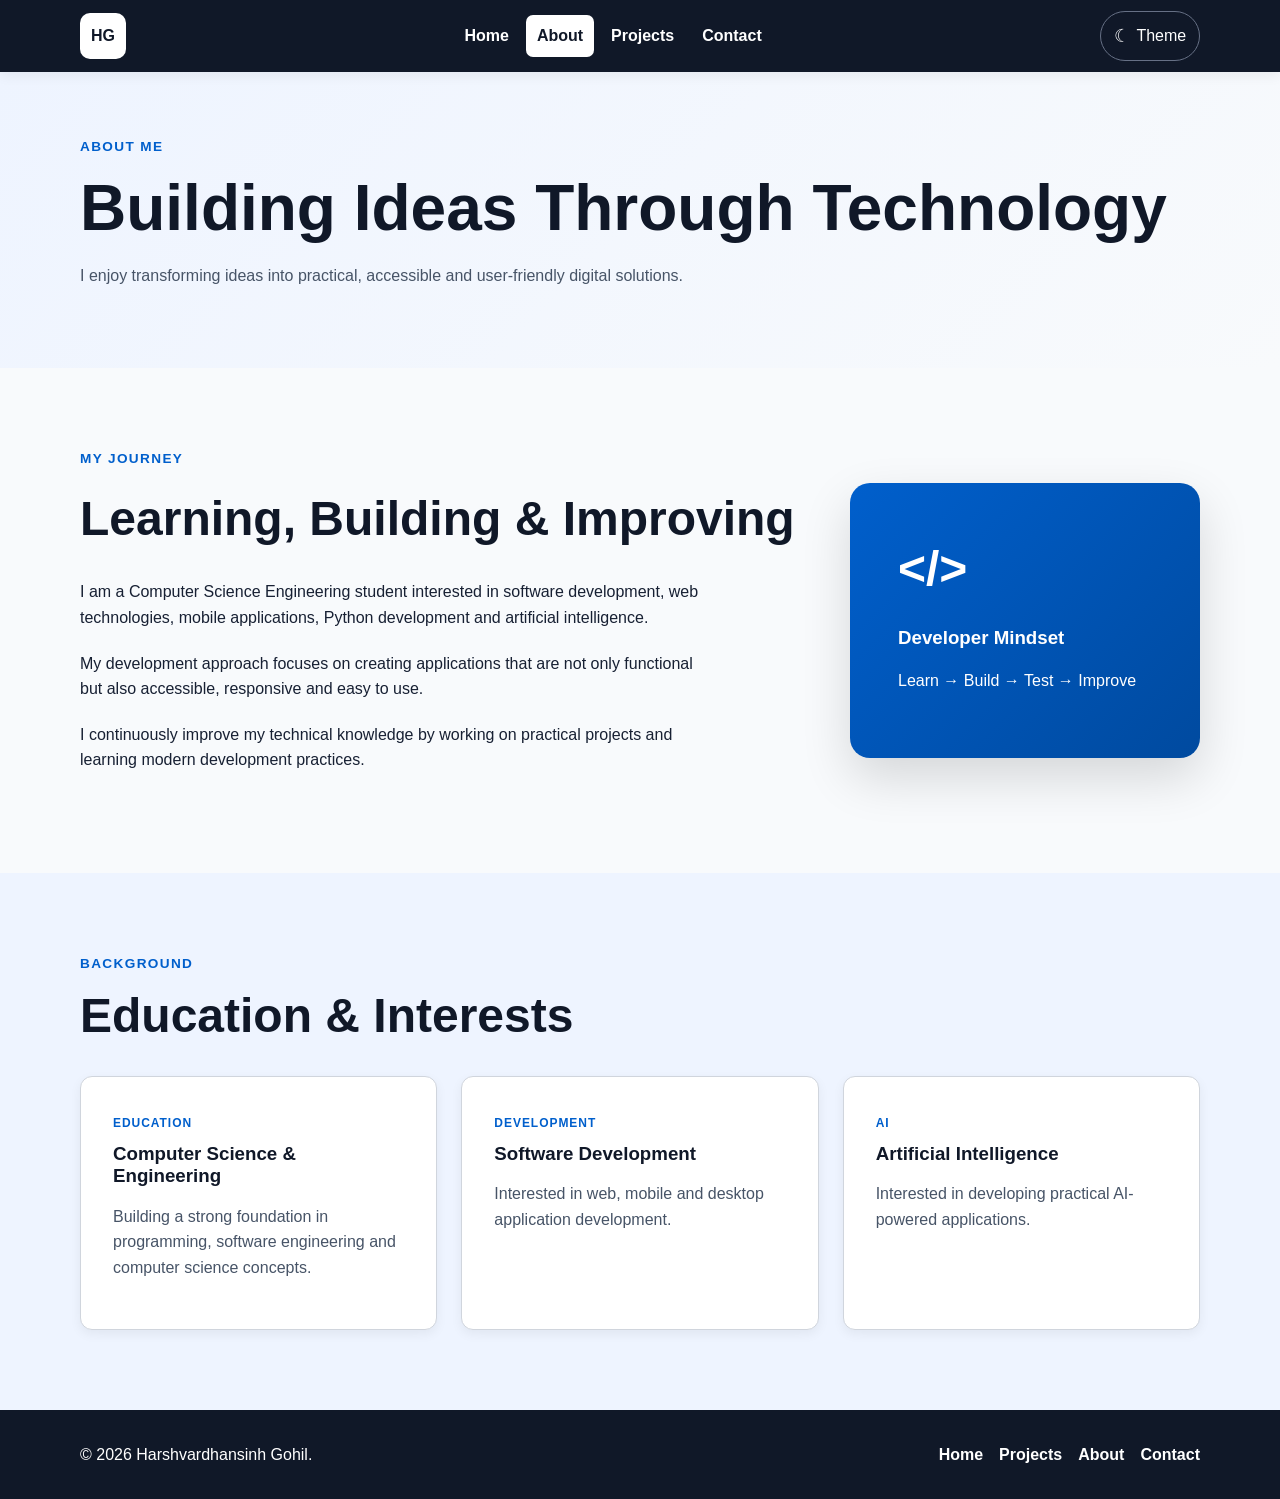
<file: about.html>
<!DOCTYPE html>
<html lang="en">

<head>

    <meta charset="UTF-8">

    <meta name="viewport"
          content="width=device-width, initial-scale=1.0">

    <meta name="description"
          content="Learn more about Harshvardhansinh Gohil, his technical interests, education and software development journey.">

    <meta name="author"
          content="Harshvardhansinh Gohil">

    <meta name="robots"
          content="index, follow">

    <meta name="theme-color"
          content="#f8fafc">

    <title>
        About | Harshvardhansinh Gohil
    </title>

    <link rel="stylesheet"
          href="style.css">

</head>


<body>

    <a class="skip-link"
       href="#main-content">

        Skip to main content

    </a>


    <header class="site-header">

        <div class="container header-container">

            <a class="logo"
               href="index.html"
               aria-label="Harshvardhansinh Gohil home">

                HG

            </a>


            <nav class="main-navigation"
                 aria-label="Primary navigation">

                <ul>

                    <li>
                        <a href="index.html">
                            Home
                        </a>
                    </li>

                    <li>
                        <a href="about.html"
                           aria-current="page">
                            About
                        </a>
                    </li>

                    <li>
                        <a href="projects.html">
                            Projects
                        </a>
                    </li>

                    <li>
                        <a href="contact.html">
                            Contact
                        </a>
                    </li>

                </ul>

            </nav>


            <button
                class="theme-toggle"
                type="button"
                id="theme-toggle"
                aria-label="Switch to dark mode">

                <span
                    id="theme-icon"
                    aria-hidden="true">

                    ☾

                </span>

                <span class="theme-text">
                    Theme
                </span>

            </button>

        </div>

    </header>



    <main id="main-content">


        <section class="page-hero"
                 aria-labelledby="page-title">

            <div class="container">

                <p class="eyebrow">
                    About Me
                </p>


                <h1 id="page-title">

                    Building Ideas Through Technology

                </h1>


                <p>

                    I enjoy transforming ideas into practical,
                    accessible and user-friendly digital solutions.

                </p>

            </div>

        </section>



        <section class="section"
                 aria-labelledby="journey-title">

            <div class="container">


                <div class="about-grid">


                    <div class="about-content">

                        <header class="section-header">

                            <p class="eyebrow">
                                My Journey
                            </p>

                            <h2 id="journey-title">

                                Learning, Building & Improving

                            </h2>

                        </header>


                        <p>

                            I am a Computer Science Engineering
                            student interested in software
                            development, web technologies,
                            mobile applications, Python
                            development and artificial intelligence.

                        </p>


                        <p>

                            My development approach focuses on
                            creating applications that are not
                            only functional but also accessible,
                            responsive and easy to use.

                        </p>


                        <p>

                            I continuously improve my technical
                            knowledge by working on practical
                            projects and learning modern
                            development practices.

                        </p>

                    </div>


                    <aside class="about-highlight"
                           aria-label="Development philosophy">

                        <span
                            class="highlight-symbol"
                            aria-hidden="true">

                            &lt;/&gt;

                        </span>


                        <h3>

                            Developer Mindset

                        </h3>


                        <p>

                            Learn → Build → Test → Improve

                        </p>

                    </aside>


                </div>

            </div>

        </section>



        <section class="section section-alt"
                 aria-labelledby="education-title">

            <div class="container">


                <header class="section-header">

                    <p class="eyebrow">
                        Background
                    </p>

                    <h2 id="education-title">

                        Education & Interests

                    </h2>

                </header>


                <div class="info-grid">


                    <article class="info-card">

                        <span
                            class="card-label">

                            EDUCATION

                        </span>


                        <h3>

                            Computer Science & Engineering

                        </h3>


                        <p>

                            Building a strong foundation in
                            programming, software engineering
                            and computer science concepts.

                        </p>

                    </article>



                    <article class="info-card">

                        <span
                            class="card-label">

                            DEVELOPMENT

                        </span>


                        <h3>

                            Software Development

                        </h3>


                        <p>

                            Interested in web, mobile and
                            desktop application development.

                        </p>

                    </article>



                    <article class="info-card">

                        <span
                            class="card-label">

                            AI

                        </span>


                        <h3>

                            Artificial Intelligence

                        </h3>


                        <p>

                            Interested in developing practical
                            AI-powered applications.

                        </p>

                    </article>


                </div>

            </div>

        </section>

    </main>



    <footer class="site-footer">

        <div class="container footer-content">

            <p>

                &copy; 2026
                Harshvardhansinh Gohil.

            </p>


            <nav aria-label="Footer navigation">

                <ul>

                    <li>
                        <a href="index.html">
                            Home
                        </a>
                    </li>

                    <li>
                        <a href="projects.html">
                            Projects
                        </a>
                    </li>

                    <li>
                        <a href="about.html">
                            About
                        </a>

                    <li>
                        <a href="contact.html">
                            Contact
                        </a>
                    </li>

                </ul>

            </nav>

        </div>

    </footer>


    <script src="script.js"></script>

</body>

</html>
</file>
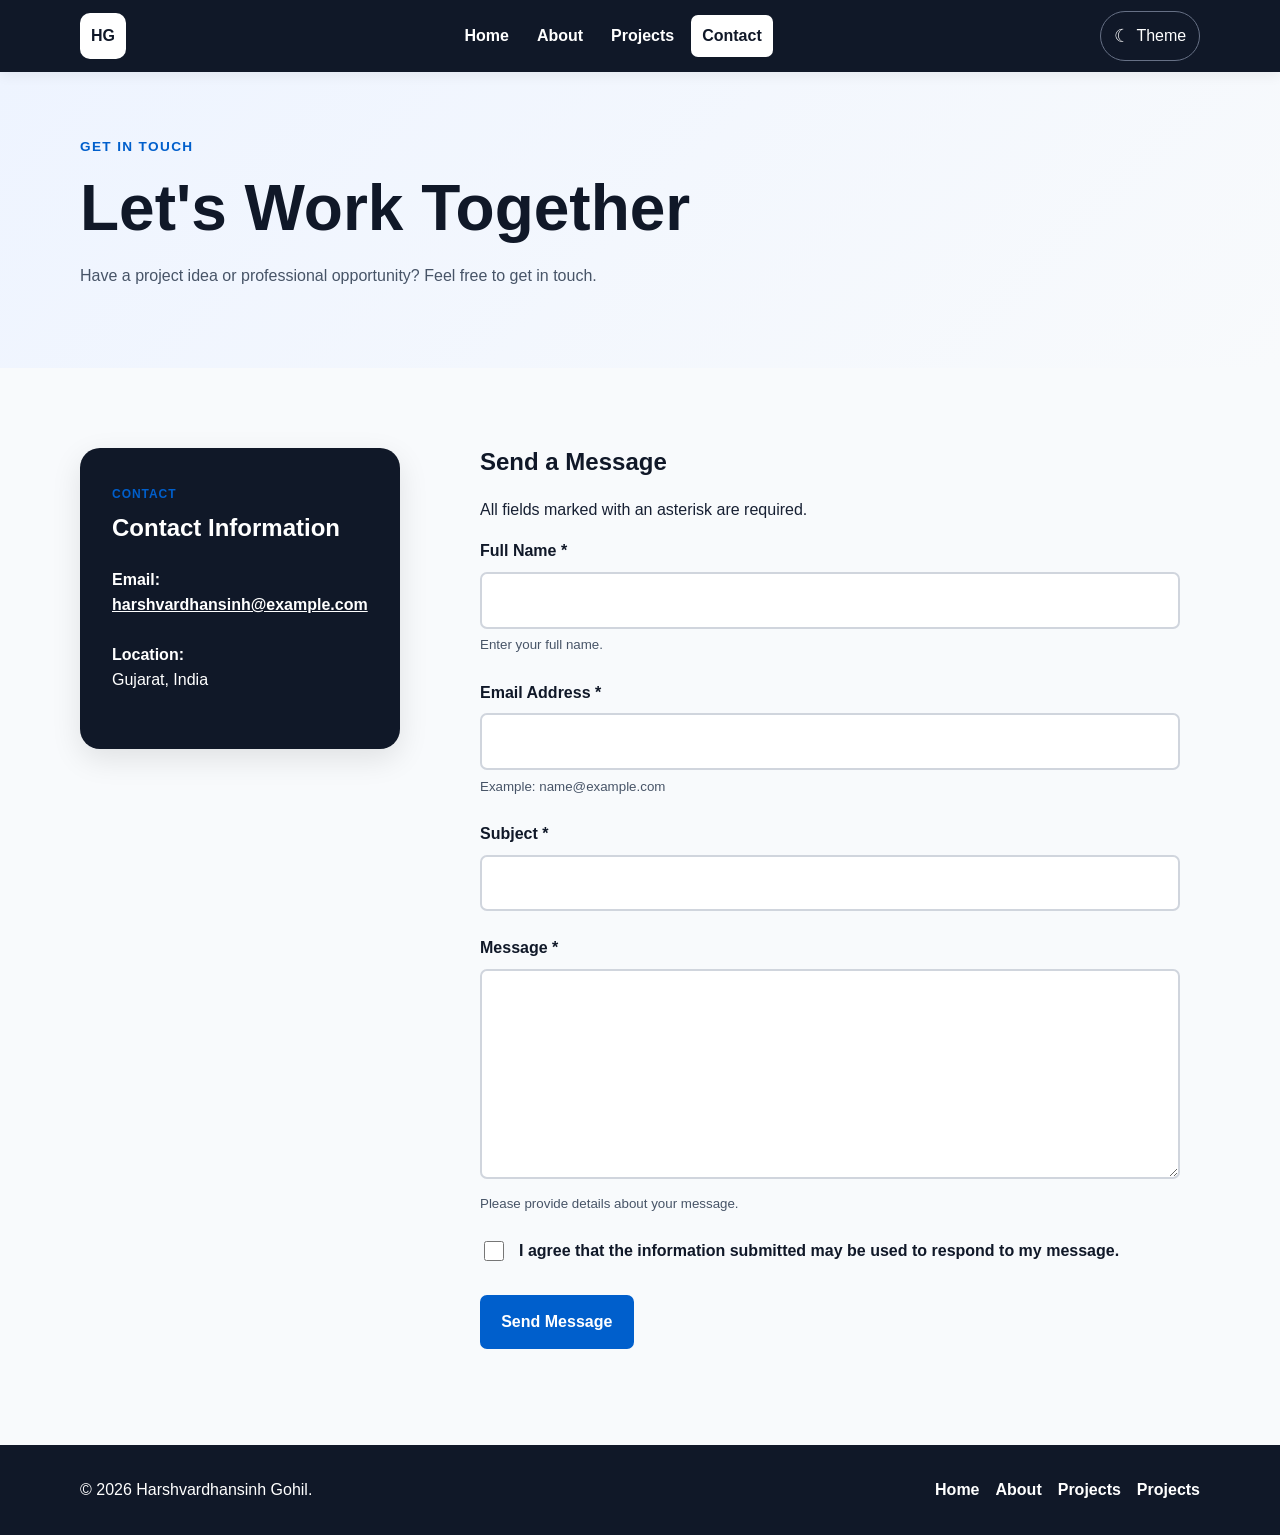
<file: contact.html>
<!DOCTYPE html>
<html lang="en">

<head>

    <meta charset="UTF-8">

    <meta name="viewport"
          content="width=device-width, initial-scale=1.0">

    <meta name="description"
          content="Contact Harshvardhansinh Gohil for software development, collaboration and professional opportunities.">

    <meta name="author"
          content="Harshvardhansinh Gohil">

    <meta name="robots"
          content="index, follow">

    <meta name="theme-color"
          content="#f8fafc">

    <title>
        Contact | Harshvardhansinh Gohil
    </title>

    <link rel="stylesheet"
          href="style.css">

</head>


<body>

    <a class="skip-link"
       href="#main-content">

        Skip to main content

    </a>


    <header class="site-header">

        <div class="container header-container">


            <a class="logo"
               href="index.html"
               aria-label="Harshvardhansinh Gohil home">

                HG

            </a>


            <nav class="main-navigation"
                 aria-label="Primary navigation">

                <ul>

                    <li>
                        <a href="index.html">
                            Home
                        </a>
                    </li>

                    <li>
                        <a href="about.html">
                            About
                        </a>
                    </li>

                    <li>
                        <a href="projects.html">
                            Projects
                        </a>
                    </li>

                    <li>
                        <a href="contact.html"
                           aria-current="page">
                            Contact
                        </a>
                    </li>

                </ul>

            </nav>


            <button
                class="theme-toggle"
                type="button"
                id="theme-toggle"
                aria-label="Switch to dark mode">

                <span
                    id="theme-icon"
                    aria-hidden="true">

                    ☾

                </span>

                <span class="theme-text">
                    Theme
                </span>

            </button>


        </div>

    </header>



    <main id="main-content">


        <section class="page-hero"
                 aria-labelledby="page-title">

            <div class="container">

                <p class="eyebrow">
                    Get In Touch
                </p>


                <h1 id="page-title">
                    Let's Work Together
                </h1>


                <p>

                    Have a project idea or professional
                    opportunity? Feel free to get in touch.

                </p>

            </div>

        </section>



        <section class="section"
                 aria-labelledby="contact-form-title">

            <div class="container contact-layout">


                <aside class="contact-information"
                       aria-labelledby="contact-info-title">


                    <span class="card-label">
                        CONTACT
                    </span>


                    <h2 id="contact-info-title">

                        Contact Information

                    </h2>


                    <address>


                        <p>

                            <strong>
                                Email:
                            </strong>

                            <br>


                            <a href="mailto:harshvardhansinh@example.com">

                                harshvardhansinh@example.com

                            </a>

                        </p>


                        <p>

                            <strong>
                                Location:
                            </strong>

                            <br>

                            Gujarat, India

                        </p>


                    </address>

                </aside>



                <div class="contact-form-wrapper">


                    <h2 id="contact-form-title">

                        Send a Message

                    </h2>


                    <p id="form-description">

                        All fields marked with an asterisk
                        are required.

                    </p>


                    <form id="contact-form"
                          action="#"
                          method="post"
                          aria-describedby="form-description"
                          novalidate>


                        <div class="form-group">

                            <label for="name">

                                Full Name

                                <span aria-hidden="true">
                                    *
                                </span>

                            </label>


                            <input
                                type="text"
                                id="name"
                                name="name"
                                autocomplete="name"
                                required
                                aria-required="true"
                                aria-describedby="name-help">


                            <small id="name-help">

                                Enter your full name.

                            </small>

                        </div>



                        <div class="form-group">

                            <label for="email">

                                Email Address

                                <span aria-hidden="true">
                                    *
                                </span>

                            </label>


                            <input
                                type="email"
                                id="email"
                                name="email"
                                autocomplete="email"
                                inputmode="email"
                                required
                                aria-required="true"
                                aria-describedby="email-help">


                            <small id="email-help">

                                Example:
                                name@example.com

                            </small>

                        </div>



                        <div class="form-group">

                            <label for="subject">

                                Subject

                                <span aria-hidden="true">
                                    *
                                </span>

                            </label>


                            <input
                                type="text"
                                id="subject"
                                name="subject"
                                required
                                aria-required="true">

                        </div>



                        <div class="form-group">

                            <label for="message">

                                Message

                                <span aria-hidden="true">
                                    *
                                </span>

                            </label>


                            <textarea
                                id="message"
                                name="message"
                                rows="7"
                                required
                                aria-required="true"
                                aria-describedby="message-help"></textarea>


                            <small id="message-help">

                                Please provide details
                                about your message.

                            </small>

                        </div>



                        <div class="form-group checkbox-group">


                            <input
                                type="checkbox"
                                id="privacy"
                                name="privacy"
                                required
                                aria-required="true">


                            <label for="privacy">

                                I agree that the information
                                submitted may be used to
                                respond to my message.

                            </label>

                        </div>



                        <button
                            type="submit"
                            class="button primary-button">

                            Send Message

                        </button>


                        <p
                            id="form-status"
                            class="form-status"
                            role="status"
                            aria-live="polite">
                        </p>


                    </form>

                </div>

            </div>

        </section>

    </main>



    <footer class="site-footer">

        <div class="container footer-content">


            <p>

                &copy; 2026
                Harshvardhansinh Gohil.

            </p>


            <nav aria-label="Footer navigation">

                <ul>

                    <li>
                        <a href="index.html">
                            Home
                        </a>
                    </li>

                    <li>
                        <a href="about.html">
                            About
                        </a>
                    </li>

                    <li>
                        <a href="projects.html">
                            Projects
                        </a>

                    <li>
                        <a href="projects.html">
                            Projects
                        </a>
                    </li>

                </ul>

            </nav>

        </div>

    </footer>


    <script src="script.js"></script>

</body>

</html>
</file>
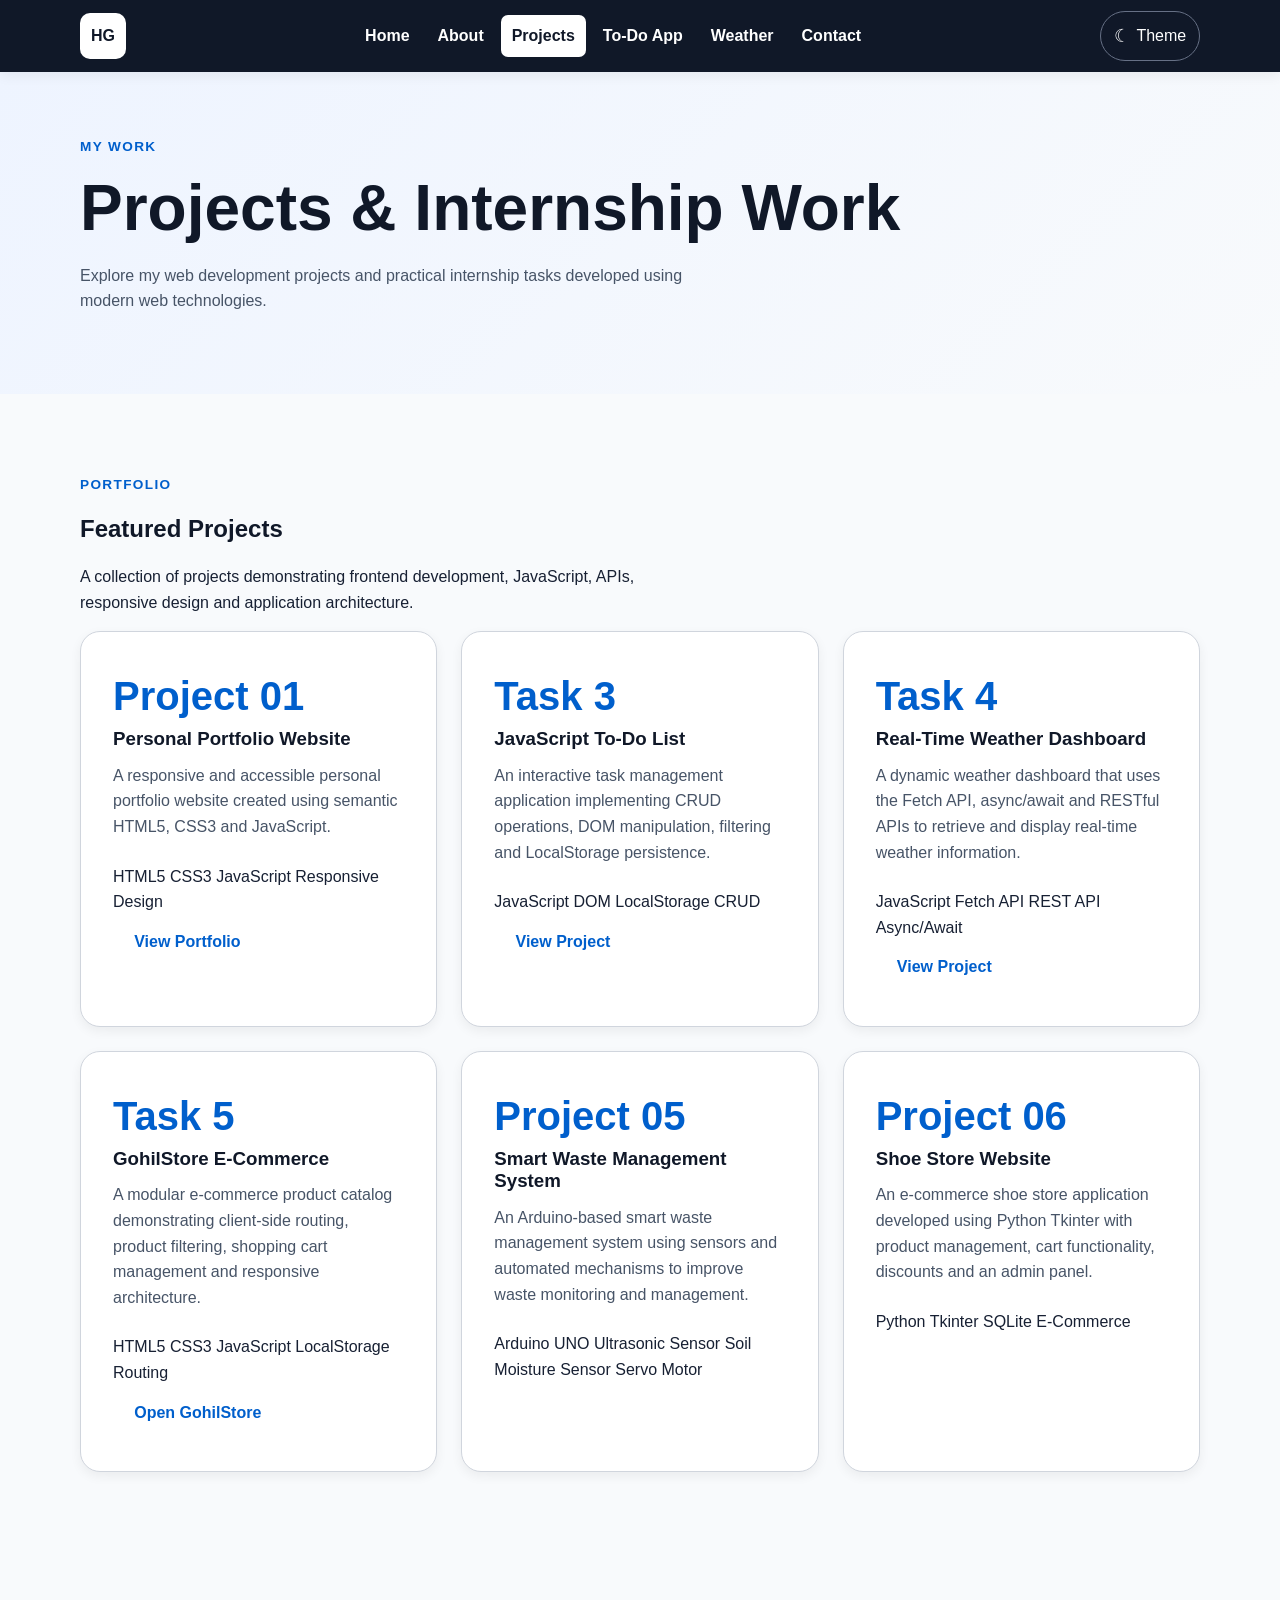
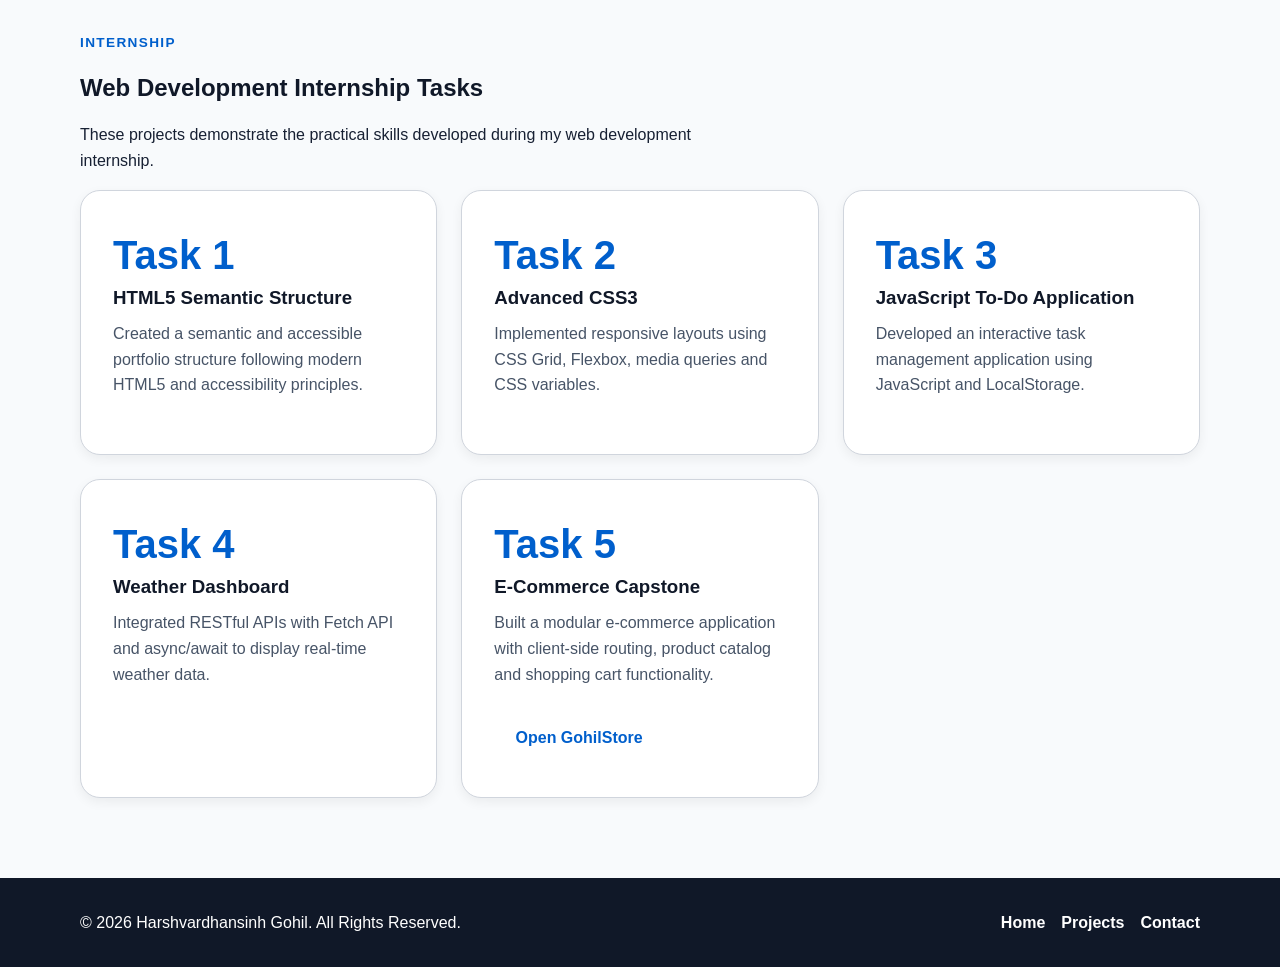
<file: projects.html>
<!DOCTYPE html>
<html lang="en">

<head>

    <meta charset="UTF-8">

    <meta name="viewport"
          content="width=device-width, initial-scale=1.0">

    <meta name="description"
          content="Projects by Harshvardhansinh Gohil including To-Do App, Weather Dashboard and GohilStore E-Commerce project.">

    <meta name="author"
          content="Harshvardhansinh Gohil">

    <meta name="robots"
          content="index, follow">

    <title>
        Projects | Harshvardhansinh Gohil
    </title>

    <link rel="stylesheet"
          href="style.css">

</head>


<body>


    <!-- Skip Navigation -->

    <a class="skip-link"
       href="#main-content">

        Skip to main content

    </a>



    <!-- =========================
         HEADER
    ========================== -->

    <header class="site-header">

        <div class="container header-container">


            <!-- Logo -->

            <a href="index.html"
               class="logo"
               aria-label="Go to homepage">

                HG

            </a>



            <!-- Navigation -->

            <nav class="main-navigation"
                 aria-label="Primary navigation">

                <ul>

                    <li>
                        <a href="index.html">
                            Home
                        </a>
                    </li>


                    <li>
                        <a href="about.html">
                            About
                        </a>
                    </li>


                    <li>
                        <a href="projects.html"
                           aria-current="page">

                            Projects

                        </a>
                    </li>


                    <li>
                        <a href="todo.html">
                            To-Do App
                        </a>
                    </li>


                    <li>
                        <a href="weather.html">
                            Weather
                        </a>
                    </li>


                    <li>
                        <a href="contact.html">
                            Contact
                        </a>
                    </li>

                </ul>

            </nav>



            <!-- Theme Button -->

            <button
                type="button"
                class="theme-toggle"
                id="theme-toggle"
                aria-label="Switch to dark mode">

                <span id="theme-icon"
                      aria-hidden="true">

                    ☾

                </span>

                <span class="theme-text">

                    Theme

                </span>

            </button>


        </div>

    </header>



    <!-- =========================
         MAIN CONTENT
    ========================== -->

    <main id="main-content">


        <!-- =========================
             PAGE HERO
        ========================== -->

        <section class="page-hero"
                 aria-labelledby="projects-title">

            <div class="container">


                <p class="eyebrow">

                    MY WORK

                </p>


                <h1 id="projects-title">

                    Projects & Internship Work

                </h1>


                <p>

                    Explore my web development projects
                    and practical internship tasks
                    developed using modern web technologies.

                </p>


            </div>

        </section>



        <!-- =========================
             PROJECTS SECTION
        ========================== -->

        <section class="section"
                 aria-labelledby="projects-heading">

            <div class="container">


                <div class="section-heading">

                    <p class="eyebrow">

                        PORTFOLIO

                    </p>


                    <h2 id="projects-heading">

                        Featured Projects

                    </h2>


                    <p>

                        A collection of projects demonstrating
                        frontend development, JavaScript,
                        APIs, responsive design and
                        application architecture.

                    </p>

                </div>



                <!-- =========================
                     PROJECT GRID
                ========================== -->

                <div class="project-grid">



                    <!-- =========================
                         PROJECT 1
                    ========================== -->

                    <article class="project-card">


                        <div class="project-content">


                            <span class="project-number">

                                Project 01

                            </span>


                            <h3>

                                Personal Portfolio Website

                            </h3>


                            <p>

                                A responsive and accessible
                                personal portfolio website
                                created using semantic HTML5,
                                CSS3 and JavaScript.

                            </p>


                            <div class="project-tags">

                                <span>
                                    HTML5
                                </span>

                                <span>
                                    CSS3
                                </span>

                                <span>
                                    JavaScript
                                </span>

                                <span>
                                    Responsive Design
                                </span>

                            </div>


                            <a
                                href="index.html"
                                class="button">

                                View Portfolio

                            </a>


                        </div>


                    </article>



                    <!-- =========================
                         PROJECT 2
                    ========================== -->

                    <article class="project-card">


                        <div class="project-content">


                            <span class="project-number">

                                Task 3

                            </span>


                            <h3>

                                JavaScript To-Do List

                            </h3>


                            <p>

                                An interactive task management
                                application implementing CRUD
                                operations, DOM manipulation,
                                filtering and LocalStorage
                                persistence.

                            </p>


                            <div class="project-tags">

                                <span>
                                    JavaScript
                                </span>

                                <span>
                                    DOM
                                </span>

                                <span>
                                    LocalStorage
                                </span>

                                <span>
                                    CRUD
                                </span>

                            </div>


                            <a
                                href="todo.html"
                                class="button">

                                View Project

                            </a>


                        </div>


                    </article>



                    <!-- =========================
                         PROJECT 3
                    ========================== -->

                    <article class="project-card">


                        <div class="project-content">


                            <span class="project-number">

                                Task 4

                            </span>


                            <h3>

                                Real-Time Weather Dashboard

                            </h3>


                            <p>

                                A dynamic weather dashboard
                                that uses the Fetch API,
                                async/await and RESTful APIs
                                to retrieve and display
                                real-time weather information.

                            </p>


                            <div class="project-tags">

                                <span>
                                    JavaScript
                                </span>

                                <span>
                                    Fetch API
                                </span>

                                <span>
                                    REST API
                                </span>

                                <span>
                                    Async/Await
                                </span>

                            </div>


                            <a
                                href="weather.html"
                                class="button">

                                View Project

                            </a>


                        </div>


                    </article>



                    <!-- =========================
                         PROJECT 4 - TASK 5
                    ========================== -->

                    <article class="project-card">


                        <div class="project-content">


                            <span class="project-number">

                                Task 5

                            </span>


                            <h3>

                                GohilStore E-Commerce

                            </h3>


                            <p>

                                A modular e-commerce product
                                catalog demonstrating client-side
                                routing, product filtering,
                                shopping cart management and
                                responsive architecture.

                            </p>


                            <div class="project-tags">

                                <span>
                                    HTML5
                                </span>

                                <span>
                                    CSS3
                                </span>

                                <span>
                                    JavaScript
                                </span>

                                <span>
                                    LocalStorage
                                </span>

                                <span>
                                    Routing
                                </span>

                            </div>


                            <a
                                href="shop/index.html"
                                class="button">

                                    Open GohilStore

                            </a>

                        </div>


                    </article>



                    <!-- =========================
                         PROJECT 5
                    ========================== -->

                    <article class="project-card">


                        <div class="project-content">


                            <span class="project-number">

                                Project 05

                            </span>


                            <h3>

                                Smart Waste Management System

                            </h3>


                            <p>

                                An Arduino-based smart waste
                                management system using sensors
                                and automated mechanisms to
                                improve waste monitoring and
                                management.

                            </p>


                            <div class="project-tags">

                                <span>
                                    Arduino UNO
                                </span>

                                <span>
                                    Ultrasonic Sensor
                                </span>

                                <span>
                                    Soil Moisture Sensor
                                </span>

                                <span>
                                    Servo Motor
                                </span>

                            </div>


                        </div>


                    </article>



                    <!-- =========================
                         PROJECT 6
                    ========================== -->

                    <article class="project-card">


                        <div class="project-content">


                            <span class="project-number">

                                Project 06

                            </span>


                            <h3>

                                Shoe Store Website

                            </h3>


                            <p>

                                An e-commerce shoe store application
                                developed using Python Tkinter with
                                product management, cart functionality,
                                discounts and an admin panel.

                            </p>


                            <div class="project-tags">

                                <span>
                                    Python
                                </span>

                                <span>
                                    Tkinter
                                </span>

                                <span>
                                    SQLite
                                </span>

                                <span>
                                    E-Commerce
                                </span>

                            </div>


                        </div>


                    </article>



                </div>

            </div>

        </section>



        <!-- =========================
             INTERNSHIP SUMMARY
        ========================== -->

        <section class="section"
                 aria-labelledby="internship-title">

            <div class="container">


                <div class="section-heading">

                    <p class="eyebrow">

                        INTERNSHIP

                    </p>


                    <h2 id="internship-title">

                        Web Development Internship Tasks

                    </h2>


                    <p>

                        These projects demonstrate the
                        practical skills developed during
                        my web development internship.

                    </p>

                </div>



                <div class="project-grid">


                    <article class="project-card">

                        <div class="project-content">

                            <span class="project-number">
                                Task 1
                            </span>

                            <h3>
                                HTML5 Semantic Structure
                            </h3>

                            <p>

                                Created a semantic and accessible
                                portfolio structure following
                                modern HTML5 and accessibility
                                principles.

                            </p>

                        </div>

                    </article>



                    <article class="project-card">

                        <div class="project-content">

                            <span class="project-number">
                                Task 2
                            </span>

                            <h3>
                                Advanced CSS3
                            </h3>

                            <p>

                                Implemented responsive layouts
                                using CSS Grid, Flexbox,
                                media queries and CSS variables.

                            </p>

                        </div>

                    </article>



                    <article class="project-card">

                        <div class="project-content">

                            <span class="project-number">
                                Task 3
                            </span>

                            <h3>
                                JavaScript To-Do Application
                            </h3>

                            <p>

                                Developed an interactive task
                                management application using
                                JavaScript and LocalStorage.

                            </p>

                        </div>

                    </article>



                    <article class="project-card">

                        <div class="project-content">

                            <span class="project-number">
                                Task 4
                            </span>

                            <h3>
                                Weather Dashboard
                            </h3>

                            <p>

                                Integrated RESTful APIs with
                                Fetch API and async/await to
                                display real-time weather data.

                            </p>

                        </div>

                    </article>



                    <article class="project-card">

                        <div class="project-content">

                            <span class="project-number">
                                Task 5
                            </span>

                            <h3>
                                E-Commerce Capstone
                            </h3>

                            <p>

                                Built a modular e-commerce
                                application with client-side
                                routing, product catalog and
                                shopping cart functionality.

                            </p>


                            <a
                                href="shop/index.html"
                                class="button">

                                Open GohilStore

                            </a>

                        </div>

                    </article>


                </div>

            </div>

        </section>


    </main>



    <!-- =========================
         FOOTER
    ========================== -->

    <footer class="site-footer">

        <div class="container footer-content">


            <p>

                &copy; 2026
                Harshvardhansinh Gohil.
                All Rights Reserved.

            </p>


            <nav aria-label="Footer navigation">

                <ul>

                    <li>

                        <a href="index.html">

                            Home

                        </a>

                    </li>


                    <li>

                        <a href="projects.html">

                            Projects

                        </a>

                    </li>


                    <li>

                        <a href="contact.html">

                            Contact

                        </a>

                    </li>

                </ul>

            </nav>


        </div>

    </footer>



    <!-- =========================
         JAVASCRIPT
    ========================== -->

    <script src="script.js"></script>


</body>

</html>
</file>
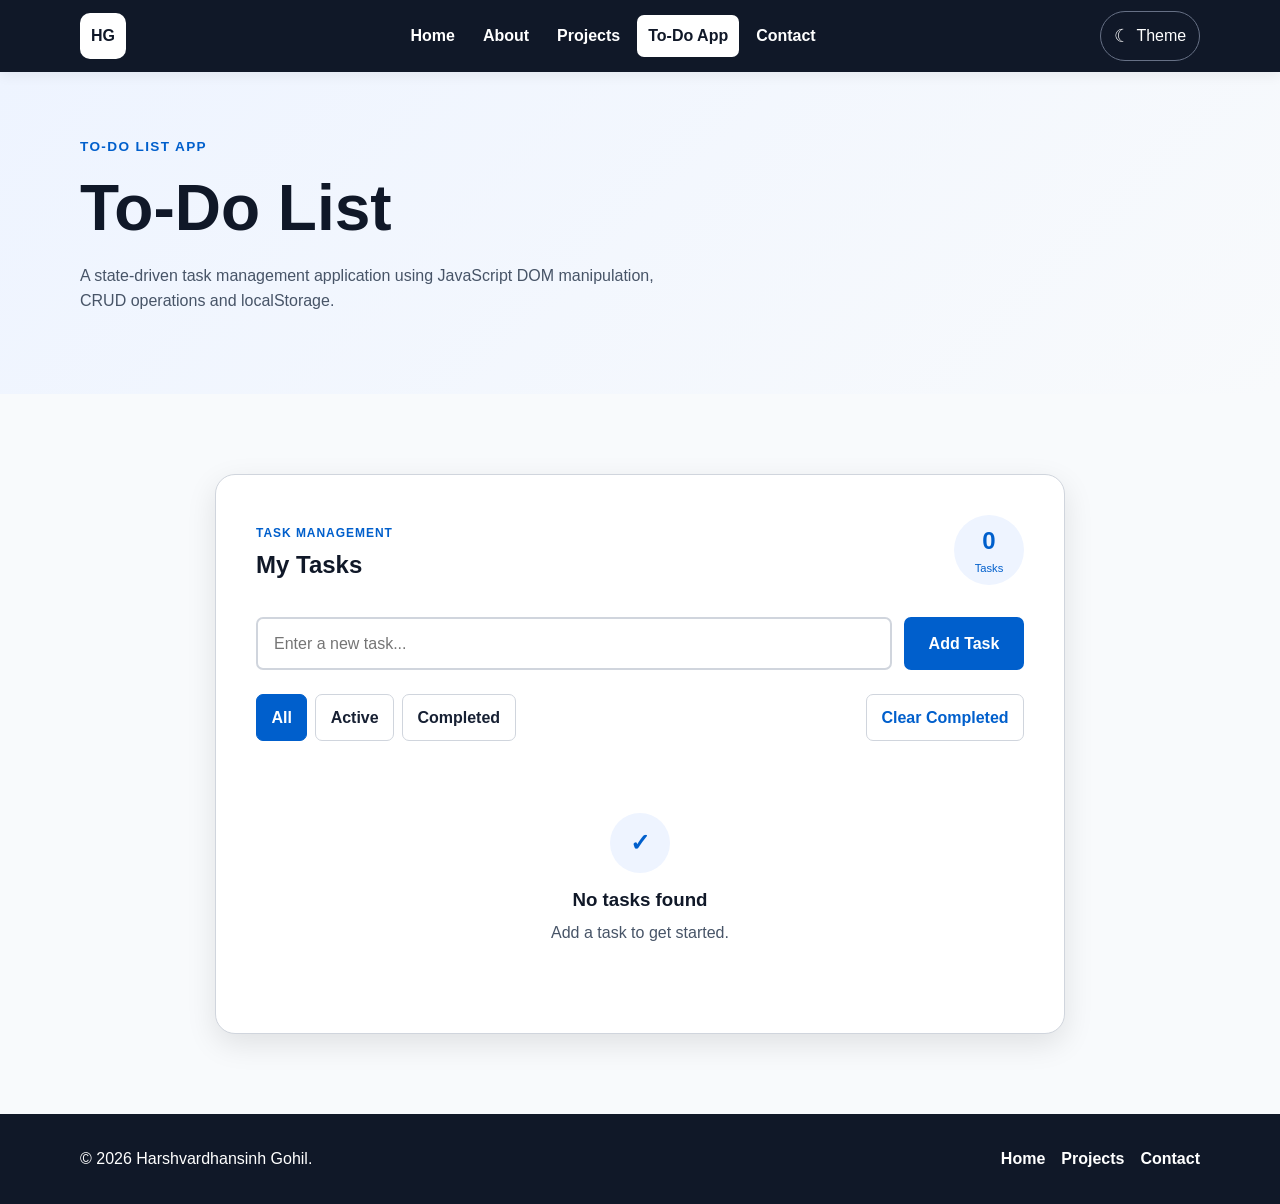
<file: todo.html>
<!DOCTYPE html>
<html lang="en">

<head>

    <meta charset="UTF-8">

    <meta name="viewport"
          content="width=device-width, initial-scale=1.0">

    <meta name="description"
          content="Interactive To-Do List application developed by Harshvardhansinh Gohil using JavaScript DOM manipulation and localStorage.">

    <meta name="author"
          content="Harshvardhansinh Gohil">

    <meta name="robots"
          content="index, follow">

    <title>
        To-Do App | Harshvardhansinh Gohil
    </title>

    <link rel="stylesheet"
          href="style.css">

</head>


<body>

    <!-- Skip Navigation -->

    <a class="skip-link"
       href="#main-content">

        Skip to main content

    </a>


    <!-- Header -->

    <header class="site-header">

        <div class="container header-container">


            <a class="logo"
               href="index.html"
               aria-label="Go to homepage">

                HG

            </a>


            <nav class="main-navigation"
                 aria-label="Primary navigation">

                <ul>

                    <li>
                        <a href="index.html">
                            Home
                        </a>
                    </li>

                    <li>
                        <a href="about.html">
                            About
                        </a>
                    </li>

                    <li>
                        <a href="projects.html">
                            Projects
                        </a>
                    </li>

                    <li>
                        <a href="todo.html"
                           aria-current="page">
                            To-Do App
                        </a>
                    </li>

                    <li>
                        <a href="contact.html">
                            Contact
                        </a>
                    </li>

                </ul>

            </nav>


            <!-- Theme Button -->

            <button
                class="theme-toggle"
                type="button"
                id="theme-toggle"
                aria-label="Switch to dark mode">

                <span id="theme-icon"
                      aria-hidden="true">

                    ☾

                </span>

                <span class="theme-text">
                    Theme
                </span>

            </button>

        </div>

    </header>



    <!-- Main -->

    <main id="main-content">


        <section class="page-hero"
                 aria-labelledby="todo-title">

            <div class="container">

                <p class="eyebrow">
                    To-Do List App
                </p>


                <h1 id="todo-title">
                     To-Do List
                </h1>


                <p>

                    A state-driven task management application
                    using JavaScript DOM manipulation,
                    CRUD operations and localStorage.

                </p>

            </div>

        </section>



        <!-- Todo Application -->

        <section class="section"
                 aria-labelledby="todo-app-title">

            <div class="container">


                <div class="todo-app">


                    <header class="todo-header">

                        <div>

                            <span class="card-label">
                                TASK MANAGEMENT
                            </span>

                            <h2 id="todo-app-title">
                                My Tasks
                            </h2>

                        </div>


                        <div
                            class="task-counter"
                            aria-live="polite">

                            <strong id="task-count">
                                0
                            </strong>

                            <span>
                                Tasks
                            </span>

                        </div>

                    </header>



                    <!-- Add Task -->

                    <form id="todo-form"
                          class="todo-form">


                        <label for="todo-input"
                               class="visually-hidden">

                            Enter a new task

                        </label>


                        <input
                            type="text"
                            id="todo-input"
                            placeholder="Enter a new task..."
                            autocomplete="off"
                            required>


                        <button
                            type="submit"
                            class="button primary-button">

                            Add Task

                        </button>

                    </form>



                    <!-- Filters -->

                    <div class="todo-controls"
                         aria-label="Task filters">


                        <div
                            class="todo-filters"
                            role="group"
                            aria-label="Filter tasks">


                            <button
                                type="button"
                                class="filter-button active"
                                data-filter="all">

                                All

                            </button>


                            <button
                                type="button"
                                class="filter-button"
                                data-filter="active">

                                Active

                            </button>


                            <button
                                type="button"
                                class="filter-button"
                                data-filter="completed">

                                Completed

                            </button>

                        </div>


                        <button
                            type="button"
                            id="clear-completed"
                            class="clear-button">

                            Clear Completed

                        </button>

                    </div>



                    <!-- Task List -->

                    <ul
                        id="todo-list"
                        class="todo-list"
                        aria-live="polite"
                        aria-label="Task list">

                    </ul>



                    <!-- Empty State -->

                    <div
                        id="empty-state"
                        class="empty-state">

                        <span
                            aria-hidden="true">

                            ✓

                        </span>

                        <h3>
                            No tasks found
                        </h3>

                        <p>
                            Add a task to get started.
                        </p>

                    </div>


                </div>

            </div>

        </section>

    </main>



    <!-- Footer -->

    <footer class="site-footer">

        <div class="container footer-content">


            <p>

                &copy; 2026
                Harshvardhansinh Gohil.

            </p>


            <nav aria-label="Footer navigation">

                <ul>

                    <li>
                        <a href="index.html">
                            Home
                        </a>
                    </li>

                    <li>
                        <a href="projects.html">
                            Projects
                        </a>
                    </li>

                    <li>
                        <a href="contact.html">
                            Contact
                        </a>
                    </li>

                </ul>

            </nav>

        </div>

    </footer>



    <!-- Common JavaScript -->

    <script src="script.js"></script>


    <!-- To-Do JavaScript -->

    <script src="todo.js"></script>

</body>

</html>
</file>
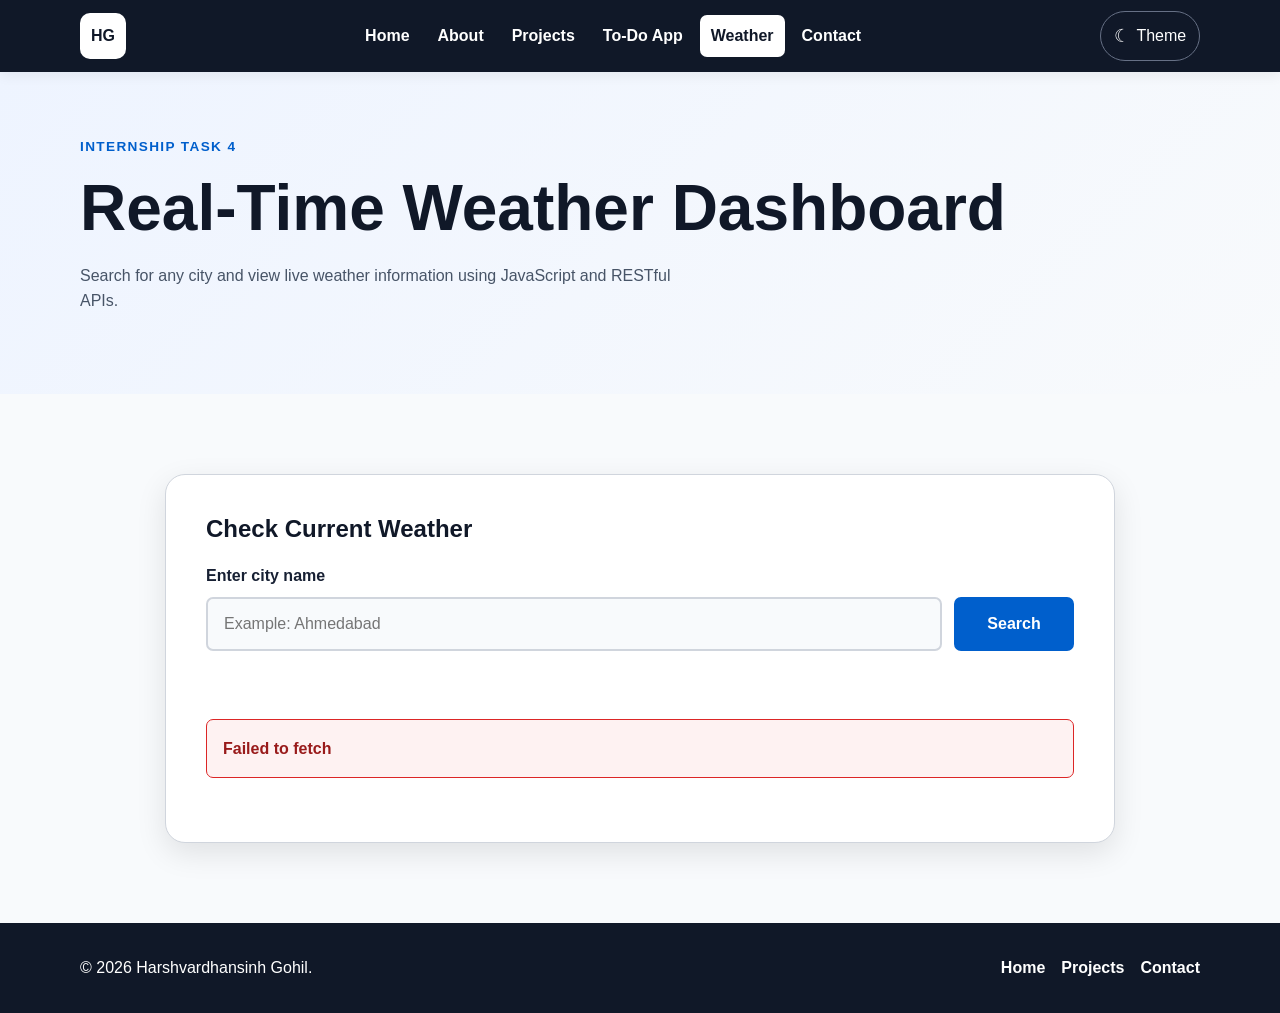
<file: weather.html>
<!DOCTYPE html>
<html lang="en">

<head>

    <meta charset="UTF-8">

    <meta name="viewport"
          content="width=device-width, initial-scale=1.0">

    <meta name="description"
          content="Real-time Weather Dashboard developed using JavaScript Fetch API, async/await and RESTful APIs.">

    <meta name="author"
          content="Harshvardhansinh Gohil">

    <meta name="robots"
          content="index, follow">

    <title>
        Weather Dashboard | Harshvardhansinh Gohil
    </title>

    <link rel="stylesheet"
          href="style.css">

</head>


<body>

    <!-- Skip Navigation -->

    <a class="skip-link"
       href="#main-content">

        Skip to main content

    </a>


    <!-- Header -->

    <header class="site-header">

        <div class="container header-container">


            <a class="logo"
               href="index.html"
               aria-label="Go to homepage">

                HG

            </a>


            <nav class="main-navigation"
                 aria-label="Primary navigation">

                <ul>

                    <li>
                        <a href="index.html">
                            Home
                        </a>
                    </li>

                    <li>
                        <a href="about.html">
                            About
                        </a>
                    </li>

                    <li>
                        <a href="projects.html">
                            Projects
                        </a>
                    </li>

                    <li>
                        <a href="todo.html">
                            To-Do App
                        </a>
                    </li>

                    <li>
                        <a href="weather.html"
                           aria-current="page">
                            Weather
                        </a>
                    </li>

                    <li>
                        <a href="contact.html">
                            Contact
                        </a>
                    </li>

                </ul>

            </nav>


            <button
                class="theme-toggle"
                type="button"
                id="theme-toggle"
                aria-label="Switch to dark mode">

                <span id="theme-icon"
                      aria-hidden="true">

                    ☾

                </span>

                <span class="theme-text">
                    Theme
                </span>

            </button>

        </div>

    </header>



    <!-- Main -->

    <main id="main-content">


        <!-- Page Hero -->

        <section class="page-hero"
                 aria-labelledby="weather-title">

            <div class="container">

                <p class="eyebrow">
                    Internship Task 4
                </p>

                <h1 id="weather-title">
                    Real-Time Weather Dashboard
                </h1>

                <p>

                    Search for any city and view
                    live weather information using
                    JavaScript and RESTful APIs.

                </p>

            </div>

        </section>



        <!-- Weather Application -->

        <section class="section"
                 aria-labelledby="weather-app-title">

            <div class="container">


                <div class="weather-app">


                    <!-- Search -->

                    <div class="weather-search">

                        <h2 id="weather-app-title">
                            Check Current Weather
                        </h2>


                        <form id="weather-form">


                            <label for="city-input">
                                Enter city name
                            </label>


                            <div class="weather-search-box">

                                <input
                                    type="text"
                                    id="city-input"
                                    placeholder="Example: Ahmedabad"
                                    autocomplete="off"
                                    required>


                                <button
                                    type="submit"
                                    class="button primary-button">

                                    Search

                                </button>

                            </div>

                        </form>


                        <!-- Status -->

                        <p
                            id="weather-status"
                            class="weather-status"
                            role="status"
                            aria-live="polite">

                        </p>

                    </div>



                    <!-- Error -->

                    <div
                        id="weather-error"
                        class="weather-error"
                        role="alert"
                        hidden>

                    </div>



                    <!-- Weather Result -->

                    <div
                        id="weather-result"
                        class="weather-result"
                        hidden>


                        <!-- Location -->

                        <div class="weather-location">

                            <p class="card-label">
                                CURRENT WEATHER
                            </p>

                            <h3 id="location-name">
                                --
                            </h3>

                            <p id="location-details">
                                --
                            </p>

                        </div>



                        <!-- Main Weather -->

                        <div class="weather-main">


                            <div class="weather-icon"
                                 id="weather-icon"
                                 aria-hidden="true">

                                ☀️

                            </div>


                            <div>

                                <p class="temperature">

                                    <span
                                        id="temperature">
                                        --
                                    </span>

                                    <span>
                                        °C
                                    </span>

                                </p>


                                <p
                                    id="weather-description"
                                    class="weather-description">

                                    --

                                </p>

                            </div>

                        </div>



                        <!-- Weather Metrics -->

                        <div class="weather-metrics">


                            <article class="weather-card">

                                <span
                                    class="weather-card-icon"
                                    aria-hidden="true">

                                    💧

                                </span>

                                <p>
                                    Humidity
                                </p>

                                <strong>

                                    <span
                                        id="humidity">
                                        --
                                    </span>

                                    %

                                </strong>

                            </article>



                            <article class="weather-card">

                                <span
                                    class="weather-card-icon"
                                    aria-hidden="true">

                                    💨

                                </span>

                                <p>
                                    Wind Speed
                                </p>

                                <strong>

                                    <span
                                        id="wind-speed">
                                        --
                                    </span>

                                    km/h

                                </strong>

                            </article>



                            <article class="weather-card">

                                <span
                                    class="weather-card-icon"
                                    aria-hidden="true">

                                    🧭

                                </span>

                                <p>
                                    Wind Direction
                                </p>

                                <strong>

                                    <span
                                        id="wind-direction">
                                        --
                                    </span>

                                    °

                                </strong>

                            </article>



                            <article class="weather-card">

                                <span
                                    class="weather-card-icon"
                                    aria-hidden="true">

                                    🌡️

                                </span>

                                <p>
                                    Feels Like
                                </p>

                                <strong>

                                    <span
                                        id="feels-like">
                                        --
                                    </span>

                                    °C

                                </strong>

                            </article>

                        </div>



                        <!-- Update Time -->

                        <p
                            id="weather-time"
                            class="weather-time">

                        </p>


                    </div>

                </div>

            </div>

        </section>

    </main>



    <!-- Footer -->

    <footer class="site-footer">

        <div class="container footer-content">

            <p>

                &copy; 2026
                Harshvardhansinh Gohil.

            </p>


            <nav aria-label="Footer navigation">

                <ul>

                    <li>
                        <a href="index.html">
                            Home
                        </a>
                    </li>

                    <li>
                        <a href="projects.html">
                            Projects
                        </a>
                    </li>

                    <li>
                        <a href="contact.html">
                            Contact
                        </a>
                    </li>

                </ul>

            </nav>

        </div>

    </footer>



    <!-- Common JavaScript -->

    <script src="script.js"></script>


    <!-- Weather JavaScript -->

    <script src="weather.js"></script>

</body>

</html>
</file>
<file: style.css>
/* =========================================================
   ADVANCED CSS3 & RESPONSIVE ARCHITECTURE
   Internship Task 2
========================================================= */


/* =========================================================
   1. CSS CUSTOM PROPERTIES
========================================================= */

:root {

    /* Colors */

    --color-primary: #005fcc;
    --color-primary-dark: #004a9f;

    --color-background: #f8fafc;
    --color-surface: #ffffff;
    --color-surface-alt: #eef4ff;

    --color-text: #172033;
    --color-heading: #101828;
    --color-muted: #475467;

    --color-border: #d0d5dd;

    --color-header: #101828;
    --color-header-text: #ffffff;

    --color-focus: #005fcc;


    /* Shadows */

    --shadow-small:
        0 4px 12px rgba(0, 0, 0, 0.06);

    --shadow-medium:
        0 10px 30px rgba(0, 0, 0, 0.10);

    --shadow-large:
        0 20px 50px rgba(0, 0, 0, 0.14);


    /* Radius */

    --radius-small: 7px;
    --radius-medium: 12px;
    --radius-large: 20px;


    /* Spacing */

    --space-1: 0.5rem;
    --space-2: 1rem;
    --space-3: 1.5rem;
    --space-4: 2rem;
    --space-5: 3rem;
    --space-6: 5rem;


    /* Container */

    --container-width: 1120px;


    /* Typography */

    --font-main:
        Inter,
        Arial,
        Helvetica,
        sans-serif;

}


/* =========================================================
   2. DARK THEME
========================================================= */

[data-theme="dark"] {

    --color-background: #0b1120;

    --color-surface: #111827;

    --color-surface-alt: #172033;

    --color-text: #e5e7eb;

    --color-heading: #f9fafb;

    --color-muted: #c0c8d6;

    --color-border: #344054;

    --color-primary: #65a7ff;

    --color-primary-dark: #8bbcff;

    --color-header: #050b16;

    --color-header-text: #ffffff;

    --color-focus: #65a7ff;

}


/* =========================================================
   3. CSS RESET
========================================================= */

*,
*::before,
*::after {

    box-sizing: border-box;

}


html {

    scroll-behavior: smooth;

}


body {

    margin: 0;

    min-height: 100vh;

    font-family: var(--font-main);

    line-height: 1.6;

    background: var(--color-background);

    color: var(--color-text);

    transition:
        background-color 0.25s ease,
        color 0.25s ease;

}


img {

    display: block;

    max-width: 100%;

}


button,
input,
textarea {

    font: inherit;

}


button {

    cursor: pointer;

}


a {

    color: var(--color-primary);

    font-weight: 600;

}


a:hover {

    text-decoration-thickness: 3px;

}


h1,
h2,
h3,
h4 {

    color: var(--color-heading);

    line-height: 1.2;

}


p {

    max-width: 70ch;

}


/* =========================================================
   4. ACCESSIBILITY
========================================================= */

.skip-link {

    position: absolute;

    left: 1rem;

    top: -100px;

    z-index: 9999;

    padding: 0.75rem 1rem;

    background: #000000;

    color: #ffffff;

    text-decoration: none;

    font-weight: 700;

    border-radius: var(--radius-small);

}


.skip-link:focus {

    top: 1rem;

}


:focus-visible {

    outline:
        4px solid var(--color-focus);

    outline-offset: 3px;

}


.visually-hidden {

    position: absolute;

    width: 1px;

    height: 1px;

    padding: 0;

    margin: -1px;

    overflow: hidden;

    clip: rect(0, 0, 0, 0);

    white-space: nowrap;

    border: 0;

}


/* =========================================================
   5. CONTAINER
========================================================= */

.container {

    width: min(
        calc(100% - 2rem),
        var(--container-width)
    );

    margin-inline: auto;

}


/* =========================================================
   6. HEADER
   FLEXBOX ARCHITECTURE
========================================================= */

.site-header {

    position: sticky;

    top: 0;

    z-index: 1000;

    background: var(--color-header);

    color: var(--color-header-text);

    box-shadow: var(--shadow-small);

}


.header-container {

    min-height: 72px;

    display: flex;

    align-items: center;

    justify-content: space-between;

    gap: var(--space-2);

}


.logo {

    display: flex;

    align-items: center;

    justify-content: center;

    flex-shrink: 0;

    width: 46px;

    height: 46px;

    border-radius: 10px;

    background: #ffffff;

    color: #101828;

    text-decoration: none;

    font-weight: 900;

}


.main-navigation {

    flex: 1;

}


.main-navigation ul {

    display: flex;

    flex-wrap: wrap;

    justify-content: center;

    align-items: center;

    gap: 0.35rem;

    list-style: none;

    margin: 0;

    padding: 0;

}


.main-navigation a {

    display: block;

    padding: 0.5rem 0.7rem;

    border-radius: var(--radius-small);

    color: #ffffff;

    text-decoration: none;

}


.main-navigation a:hover,
.main-navigation a[aria-current="page"] {

    background: #ffffff;

    color: #101828;

}


/* =========================================================
   7. THEME TOGGLE
   FLEXBOX
========================================================= */

.theme-toggle {

    display: flex;

    align-items: center;

    justify-content: center;

    gap: 0.4rem;

    flex-shrink: 0;

    padding: 0.6rem 0.8rem;

    border: 1px solid #667085;

    border-radius: 50px;

    background: transparent;

    color: #ffffff;

}


.theme-toggle:hover {

    background: rgba(255, 255, 255, 0.1);

}


#theme-icon {

    font-size: 1.1rem;

}


/* =========================================================
   8. HERO
   CSS GRID
========================================================= */

.hero {

    padding: 4rem 0;

    background:
        radial-gradient(
            circle at top right,
            var(--color-surface-alt),
            var(--color-background) 55%
        );

}


.hero-grid {

    display: grid;

    grid-template-columns: 1fr;

    gap: var(--space-5);

    align-items: center;

}


.hero-content {

    min-width: 0;

}


.eyebrow {

    margin: 0 0 0.75rem;

    color: var(--color-primary);

    font-size: 0.85rem;

    font-weight: 800;

    text-transform: uppercase;

    letter-spacing: 0.1em;

}


.hero h1 {

    margin: 0 0 var(--space-3);

    font-size:
        clamp(
            2.4rem,
            10vw,
            5rem
        );

    letter-spacing: -0.04em;

}


.hero h1 span {

    display: block;

    color: var(--color-primary);

}


.hero-description {

    margin-bottom: var(--space-4);

    color: var(--color-muted);

    font-size: clamp(
        1rem,
        2vw,
        1.2rem
    );

}


/* =========================================================
   9. FLEXBOX BUTTONS
========================================================= */

.hero-buttons {

    display: flex;

    flex-wrap: wrap;

    gap: var(--space-2);

}


.button {

    display: inline-flex;

    align-items: center;

    justify-content: center;

    min-height: 46px;

    padding:
        0.75rem
        1.2rem;

    border:
        2px solid
        transparent;

    border-radius: var(--radius-small);

    text-decoration: none;

    font-weight: 800;

    transition:
        transform 0.2s ease,
        background-color 0.2s ease;

}


.button:hover {

    transform: translateY(-2px);

}


.primary-button {

    background: var(--color-primary);

    color: #ffffff;

    border-color: var(--color-primary);

}


.primary-button:hover {

    background: var(--color-primary-dark);

    color: #ffffff;

}


.secondary-button {

    background: var(--color-surface);

    color: var(--color-primary);

    border-color: var(--color-primary);

}


.secondary-button:hover {

    background: var(--color-surface-alt);

}


/* =========================================================
   10. HERO STATS
   CSS GRID
========================================================= */

.hero-stats {

    display: grid;

    grid-template-columns:
        repeat(3, 1fr);

    gap: 0.75rem;

    max-width: 500px;

    margin-top: var(--space-5);

}


.stat {

    display: flex;

    flex-direction: column;

    gap: 0.15rem;

    padding: 1rem;

    border:
        1px solid
        var(--color-border);

    border-radius: var(--radius-medium);

    background:
        color-mix(
            in srgb,
            var(--color-surface) 90%,
            transparent
        );

}


.stat strong {

    font-size: 1.5rem;

    color: var(--color-primary);

}


.stat span {

    font-size: 0.8rem;

    color: var(--color-muted);

}


/* =========================================================
   11. PROFILE IMAGE
========================================================= */

.profile-image {

    margin: 0;

    text-align: center;

}


.profile-ring {

    width: min(
        80vw,
        350px
    );

    aspect-ratio: 1;

    margin-inline: auto;

    padding: 10px;

    border-radius: 50%;

    background:
        linear-gradient(
            135deg,
            var(--color-primary),
            transparent 70%
        );

    box-shadow: var(--shadow-large);

}


.profile-ring img {

    width: 100%;

    height: 100%;

    object-fit: cover;

    border-radius: 50%;

    border:
        6px solid
        var(--color-surface);

}


.profile-image figcaption {

    margin-top: 1rem;

    color: var(--color-muted);

    font-size: 0.9rem;

}


/* =========================================================
   12. SECTION
========================================================= */

.section {

    padding:
        4rem
        0;

}


.section-alt {

    background: var(--color-surface-alt);

}


.section-header {

    margin-bottom: var(--space-4);

}


.section-header h2 {

    margin: 0 0 0.75rem;

    font-size:
        clamp(
            1.8rem,
            5vw,
            3rem
        );

}


.section-header p:last-child {

    color: var(--color-muted);

}


/* =========================================================
   13. SKILLS
   CSS GRID
========================================================= */

.skills-grid {

    display: grid;

    grid-template-columns:
        repeat(
            2,
            minmax(0, 1fr)
        );

    gap: 0.75rem;

    list-style: none;

    padding: 0;

    margin: 0;

}


.skill-card {

    position: relative;

    display: flex;

    flex-direction: column;

    gap: 0.4rem;

    padding: 1.25rem;

    min-height: 105px;

    border:
        1px solid
        var(--color-border);

    border-radius: var(--radius-medium);

    background: var(--color-surface);

    box-shadow: var(--shadow-small);

    font-weight: 800;

    transition:
        transform 0.2s ease,
        box-shadow 0.2s ease;

}


.skill-card:hover {

    transform: translateY(-4px);

    box-shadow: var(--shadow-medium);

}


.skill-number {

    color: var(--color-primary);

    font-size: 0.75rem;

}


/* =========================================================
   14. PROJECT GRID
   CSS GRID
========================================================= */

.project-grid {

    display: grid;

    grid-template-columns:
        1fr;

    gap: var(--space-3);

}


.project-card {

    display: flex;

    flex-direction: column;

    align-items: flex-start;

    padding: var(--space-4);

    border:
        1px solid
        var(--color-border);

    border-radius: var(--radius-large);

    background: var(--color-surface);

    box-shadow: var(--shadow-small);

    transition:
        transform 0.25s ease,
        box-shadow 0.25s ease;

}


.project-card:hover {

    transform: translateY(-6px);

    box-shadow: var(--shadow-medium);

}


.project-card h3 {

    margin:
        0
        0
        0.75rem;

}


.project-card p {

    margin:
        0
        0
        var(--space-3);

    color: var(--color-muted);

}


.project-card a {

    margin-top: auto;

}


.project-icon {

    display: flex;

    align-items: center;

    justify-content: center;

    width: 58px;

    height: 58px;

    margin-bottom: var(--space-3);

    border-radius: var(--radius-medium);

    background: var(--color-surface-alt);

    color: var(--color-primary);

    font-weight: 900;

}


/* =========================================================
   15. PAGE HERO
========================================================= */

.page-hero {

    padding:
        4rem
        0;

    background:
        linear-gradient(
            135deg,
            var(--color-surface-alt),
            var(--color-background)
        );

}


.page-hero h1 {

    margin:
        0
        0
        var(--space-2);

    font-size:
        clamp(
            2.2rem,
            8vw,
            4rem
        );

}


.page-hero p:last-child {

    color: var(--color-muted);

}


/* =========================================================
   16. ABOUT GRID
========================================================= */

.about-grid {

    display: grid;

    grid-template-columns:
        1fr;

    gap: var(--space-5);

    align-items: center;

}


.about-content p {

    margin-bottom: 1.25rem;

}


.about-highlight {

    padding: var(--space-5);

    border-radius: var(--radius-large);

    background:
        linear-gradient(
            135deg,
            var(--color-primary),
            var(--color-primary-dark)
        );

    color: #ffffff;

    box-shadow: var(--shadow-large);

}


.about-highlight h3 {

    color: #ffffff;

}


.about-highlight p {

    color: #ffffff;

}


.highlight-symbol {

    display: block;

    margin-bottom: var(--space-2);

    font-size: 3rem;

    font-weight: 900;

}


/* =========================================================
   17. INFO GRID
========================================================= */

.info-grid {

    display: grid;

    grid-template-columns:
        1fr;

    gap: var(--space-3);

}


.info-card {

    padding: var(--space-4);

    border:
        1px solid
        var(--color-border);

    border-radius: var(--radius-medium);

    background: var(--color-surface);

    box-shadow: var(--shadow-small);

}


.info-card h3 {

    margin:
        0.5rem
        0
        0.75rem;

}


.info-card p {

    color: var(--color-muted);

}


.card-label {

    display: inline-block;

    color: var(--color-primary);

    font-size: 0.75rem;

    font-weight: 900;

    letter-spacing: 0.08em;

}


/* =========================================================
   18. PROJECT DETAILS
========================================================= */

.project-list {

    display: grid;

    gap: var(--space-4);

}


.project-detail {

    display: grid;

    grid-template-columns:
        1fr;

    gap: var(--space-3);

    padding: var(--space-4);

    border:
        1px solid
        var(--color-border);

    border-radius: var(--radius-large);

    background: var(--color-surface);

    box-shadow: var(--shadow-small);

}


.project-number {

    font-size: 2.5rem;

    font-weight: 900;

    color: var(--color-primary);

}


.project-detail h3 {

    margin:
        0.5rem
        0
        0.75rem;

    font-size: 1.7rem;

}


.project-detail h4 {

    margin:
        1.5rem
        0
        0.5rem;

}


.project-detail p {

    color: var(--color-muted);

}


.project-detail ul {

    padding-left: 1.25rem;

}


.project-detail li {

    margin-bottom: 0.4rem;

}


/* =========================================================
   19. CONTACT GRID
========================================================= */

.contact-layout {

    display: grid;

    grid-template-columns:
        1fr;

    gap: var(--space-4);

    align-items: start;

}


.contact-information {

    padding: var(--space-4);

    border-radius: var(--radius-large);

    background: var(--color-header);

    color: #ffffff;

    box-shadow: var(--shadow-medium);

}


.contact-information h2 {

    margin:
        0.5rem
        0
        1.5rem;

    color: #ffffff;

}


.contact-information a {

    color: #ffffff;

}


.contact-information p {

    margin-bottom: var(--space-3);

}


address {

    font-style: normal;

}


.contact-form-wrapper {

    max-width: 700px;

}


.contact-form-wrapper h2 {

    margin-top: 0;

}


.form-group {

    margin-bottom: var(--space-3);

}


.form-group label {

    display: block;

    margin-bottom: 0.5rem;

    font-weight: 800;

    color: var(--color-heading);

}


.form-group input:not([type="checkbox"]),
.form-group textarea {

    width: 100%;

    padding: 0.85rem;

    border:
        2px solid
        var(--color-border);

    border-radius: var(--radius-small);

    background: var(--color-surface);

    color: var(--color-text);

    resize: vertical;

}


.form-group input:not([type="checkbox"]):focus,
.form-group textarea:focus {

    border-color: var(--color-primary);

    outline:
        3px solid
        color-mix(
            in srgb,
            var(--color-primary) 25%,
            transparent
        );

}


.form-group small {

    display: block;

    margin-top: 0.35rem;

    color: var(--color-muted);

}


.checkbox-group {

    display: grid;

    grid-template-columns:
        auto
        1fr;

    gap: 0.75rem;

    align-items: start;

}


.checkbox-group input {

    width: 20px;

    height: 20px;

    margin-top: 3px;

}


.form-status {

    margin-top: var(--space-2);

    font-weight: 800;

}


/* =========================================================
   20. FOOTER
   FLEXBOX
========================================================= */

.site-footer {

    padding:
        2rem
        0;

    background: var(--color-header);

    color: #ffffff;

}


.footer-content {

    display: flex;

    flex-direction: column;

    align-items: center;

    justify-content: space-between;

    gap: var(--space-2);

    text-align: center;

}


.footer-content p {

    margin: 0;

}


.footer-content ul {

    display: flex;

    flex-wrap: wrap;

    justify-content: center;

    gap: 1rem;

    list-style: none;

    padding: 0;

    margin: 0;

}


.footer-content a {

    color: #ffffff;

    text-decoration: none;

}


/* =========================================================
   21. TABLET
========================================================= */

@media (min-width: 600px) {


    .container {

        width:
            min(
                calc(100% - 3rem),
                var(--container-width)
            );

    }


    .section {

        padding:
            5rem
            0;

    }


    .hero {

        padding:
            6rem
            0;

    }


    .skills-grid {

        grid-template-columns:
            repeat(
                3,
                minmax(0, 1fr)
            );

    }


    .project-grid {

        grid-template-columns:
            repeat(
                2,
                minmax(0, 1fr)
            );

    }


    .info-grid {

        grid-template-columns:
            repeat(
                2,
                minmax(0, 1fr)
            );

    }


    .project-detail {

        grid-template-columns:
            100px
            1fr;

    }


    .contact-layout {

        grid-template-columns:
            280px
            1fr;

    }


    .footer-content {

        flex-direction: row;

        text-align: left;

    }

}


/* =========================================================
   22. DESKTOP
========================================================= */

@media (min-width: 900px) {


    .hero-grid {

        grid-template-columns:
            minmax(0, 1fr)
            400px;

        gap: 5rem;

    }


    .project-grid {

        grid-template-columns:
            repeat(
                3,
                minmax(0, 1fr)
            );

    }


    .skills-grid {

        grid-template-columns:
            repeat(
                5,
                minmax(0, 1fr)
            );

    }


    .about-grid {

        grid-template-columns:
            minmax(0, 1fr)
            350px;

    }


    .info-grid {

        grid-template-columns:
            repeat(
                3,
                minmax(0, 1fr)
            );

    }


    .contact-layout {

        grid-template-columns:
            320px
            minmax(0, 1fr);

        gap: 5rem;

    }

}


/* =========================================================
   23. LARGE DESKTOP
========================================================= */

@media (min-width: 1200px) {


    .hero {

        min-height: 720px;

        display: flex;

        align-items: center;

    }


    .hero-grid {

        grid-template-columns:
            minmax(0, 1fr)
            450px;

    }

}


/* =========================================================
   24. REDUCED MOTION
========================================================= */

@media (prefers-reduced-motion: reduce) {


    html {

        scroll-behavior: auto;

    }


    *,
    *::before,
    *::after {

        animation-duration: 0.01ms !important;

        animation-iteration-count: 1 !important;

        transition-duration: 0.01ms !important;

    }

}







/* =========================================================
   TASK 3 - TODO APPLICATION
========================================================= */


/* Main application */

.todo-app {

    max-width: 850px;

    margin-inline: auto;

    padding: 1.5rem;

    border:
        1px solid
        var(--color-border);

    border-radius:
        var(--radius-large);

    background:
        var(--color-surface);

    box-shadow:
        var(--shadow-medium);

}


/* Header */

.todo-header {

    display: flex;

    align-items: center;

    justify-content: space-between;

    gap: 1rem;

    margin-bottom: 2rem;

}


.todo-header h2 {

    margin:
        0.4rem
        0
        0;

}


.task-counter {

    display: flex;

    flex-direction: column;

    align-items: center;

    justify-content: center;

    min-width: 70px;

    min-height: 70px;

    border-radius: 50%;

    background:
        var(--color-surface-alt);

    color:
        var(--color-primary);

}


.task-counter strong {

    font-size: 1.5rem;

}


.task-counter span {

    font-size: 0.7rem;

}


/* Add task form */

.todo-form {

    display: flex;

    flex-direction: column;

    gap: 0.75rem;

    margin-bottom: 1.5rem;

}


.todo-form input {

    width: 100%;

    min-height: 48px;

    padding:
        0.75rem
        1rem;

    border:
        2px solid
        var(--color-border);

    border-radius:
        var(--radius-small);

    background:
        var(--color-surface);

    color:
        var(--color-text);

}


.todo-form input:focus {

    border-color:
        var(--color-primary);

    outline:
        3px solid
        color-mix(
            in srgb,
            var(--color-primary) 25%,
            transparent
        );

}


/* Controls */

.todo-controls {

    display: flex;

    flex-direction: column;

    gap: 1rem;

    margin-bottom: 1.5rem;

}


.todo-filters {

    display: flex;

    flex-wrap: wrap;

    gap: 0.5rem;

}


.filter-button,
.clear-button {

    padding:
        0.6rem
        0.9rem;

    border:
        1px solid
        var(--color-border);

    border-radius:
        var(--radius-small);

    background:
        var(--color-surface);

    color:
        var(--color-text);

    font-weight: 700;

}


.filter-button:hover,
.clear-button:hover {

    border-color:
        var(--color-primary);

}


.filter-button.active {

    background:
        var(--color-primary);

    color:
        #ffffff;

    border-color:
        var(--color-primary);

}


.clear-button {

    align-self: flex-start;

    color:
        var(--color-primary);

}


/* Task list */

.todo-list {

    display: grid;

    gap: 0.75rem;

    margin: 0;

    padding: 0;

    list-style: none;

}


/* Individual task */

.todo-item {

    display: flex;

    align-items: center;

    justify-content: space-between;

    gap: 1rem;

    padding:
        1rem;

    border:
        1px solid
        var(--color-border);

    border-radius:
        var(--radius-medium);

    background:
        var(--color-background);

}


.todo-item-content {

    display: flex;

    align-items: center;

    gap: 0.75rem;

    min-width: 0;

}


.task-checkbox {

    width: 20px;

    height: 20px;

    flex-shrink: 0;

    accent-color:
        var(--color-primary);

}


.task-text {

    overflow-wrap:
        anywhere;

    color:
        var(--color-heading);

    font-weight: 600;

}


.todo-item.completed
.task-text {

    text-decoration:
        line-through;

    opacity:
        0.55;

}


/* Task buttons */

.todo-actions {

    display: flex;

    flex-wrap: wrap;

    gap: 0.4rem;

}


.todo-actions button {

    padding:
        0.45rem
        0.65rem;

    border:
        1px solid
        var(--color-border);

    border-radius:
        var(--radius-small);

    background:
        var(--color-surface);

    color:
        var(--color-text);

    font-size:
        0.85rem;

    font-weight:
        700;

}


.todo-actions button:hover {

    border-color:
        var(--color-primary);

    color:
        var(--color-primary);

}


/* Empty state */

.empty-state {

    padding:
        3rem
        1rem;

    text-align:
        center;

    color:
        var(--color-muted);

}


.empty-state span {

    display:
        flex;

    align-items:
        center;

    justify-content:
        center;

    width:
        60px;

    height:
        60px;

    margin:
        0
        auto
        1rem;

    border-radius:
        50%;

    background:
        var(--color-surface-alt);

    color:
        var(--color-primary);

    font-size:
        1.5rem;

    font-weight:
        900;

}


.empty-state h3 {

    margin:
        0
        0
        0.5rem;

}


.empty-state p {

    margin:
        0
        auto;

}


/* Tablet and desktop */

@media (min-width: 600px) {

    .todo-app {

        padding:
            2.5rem;

    }


    .todo-form {

        display:
            grid;

        grid-template-columns:
            1fr
            auto;

    }


    .todo-form .button {

        min-width:
            120px;

    }


    .todo-controls {

        flex-direction:
            row;

        align-items:
            center;

        justify-content:
            space-between;

    }


    .clear-button {

        align-self:
            center;

    }

}


/* Mobile task layout */

@media (max-width: 599px) {

    .todo-item {

        align-items:
            flex-start;

        flex-direction:
            column;

    }


    .todo-actions {

        width:
            100%;

    }


    .todo-actions button {

        flex:
            1;

    }

}








/* =========================================================
   TASK 4 - WEATHER DASHBOARD
========================================================= */


.weather-app {

    max-width: 950px;

    margin-inline: auto;

    padding: 1.5rem;

    border:
        1px solid
        var(--color-border);

    border-radius:
        var(--radius-large);

    background:
        var(--color-surface);

    box-shadow:
        var(--shadow-medium);

}


/* Search section */

.weather-search {

    margin-bottom: 2rem;

}


.weather-search h2 {

    margin-top: 0;

}


.weather-search label {

    display: block;

    margin-bottom: 0.5rem;

    font-weight: 700;

}


.weather-search-box {

    display: flex;

    flex-direction: column;

    gap: 0.75rem;

}


.weather-search-box input {

    width: 100%;

    min-height: 50px;

    padding:
        0.75rem
        1rem;

    border:
        2px solid
        var(--color-border);

    border-radius:
        var(--radius-small);

    background:
        var(--color-background);

    color:
        var(--color-text);

    font-size: 1rem;

}


.weather-search-box input:focus {

    outline:
        3px solid
        color-mix(
            in srgb,
            var(--color-primary) 25%,
            transparent
        );

    border-color:
        var(--color-primary);

}


/* Status */

.weather-status {

    min-height: 1.5rem;

    margin-top: 0.75rem;

    color:
        var(--color-muted);

}


/* Error */

.weather-error {

    padding: 1rem;

    margin-bottom: 1.5rem;

    border:
        1px solid
        #dc2626;

    border-radius:
        var(--radius-small);

    background:
        #fef2f2;

    color:
        #991b1b;

    font-weight: 600;

}


/* Location */

.weather-location {

    margin-bottom: 1.5rem;

}


.weather-location h3 {

    margin:
        0.25rem
        0;

    font-size:
        clamp(
            1.6rem,
            5vw,
            2.4rem
        );

}


.weather-location p {

    margin:
        0.25rem
        0;

}


/* Main weather */

.weather-main {

    display: flex;

    align-items: center;

    gap: 1rem;

    padding:
        1.5rem;

    margin-bottom: 1.5rem;

    border-radius:
        var(--radius-medium);

    background:
        var(--color-surface-alt);

}


.weather-icon {

    font-size:
        clamp(
            3rem,
            10vw,
            5rem
        );

}


.temperature {

    margin: 0;

    font-size:
        clamp(
            3rem,
            10vw,
            5rem
        );

    line-height: 1;

    font-weight: 800;

}


.weather-description {

    margin:
        0.75rem
        0
        0;

    font-size:
        1.1rem;

    color:
        var(--color-muted);

}


/* Weather metrics */

.weather-metrics {

    display: grid;

    grid-template-columns:
        1fr;

    gap: 1rem;

}


.weather-card {

    padding:
        1.25rem;

    border:
        1px solid
        var(--color-border);

    border-radius:
        var(--radius-medium);

    background:
        var(--color-background);

}


.weather-card-icon {

    display: block;

    margin-bottom:
        0.75rem;

    font-size:
        1.8rem;

}


.weather-card p {

    margin:
        0
        0
        0.4rem;

    color:
        var(--color-muted);

}


.weather-card strong {

    font-size:
        1.5rem;

}


/* Time */

.weather-time {

    margin:
        1.5rem
        0
        0;

    color:
        var(--color-muted);

    text-align:
        center;

}


/* Tablet */

@media (min-width: 600px) {

    .weather-app {

        padding:
            2.5rem;

    }


    .weather-search-box {

        display: grid;

        grid-template-columns:
            1fr
            auto;

    }


    .weather-search-box
    .button {

        min-width:
            120px;

    }


    .weather-metrics {

        grid-template-columns:
            repeat(
                2,
                1fr
            );

    }

}


/* Desktop */

@media (min-width: 900px) {

    .weather-metrics {

        grid-template-columns:
            repeat(
                4,
                1fr
            );

    }

}
</file>
